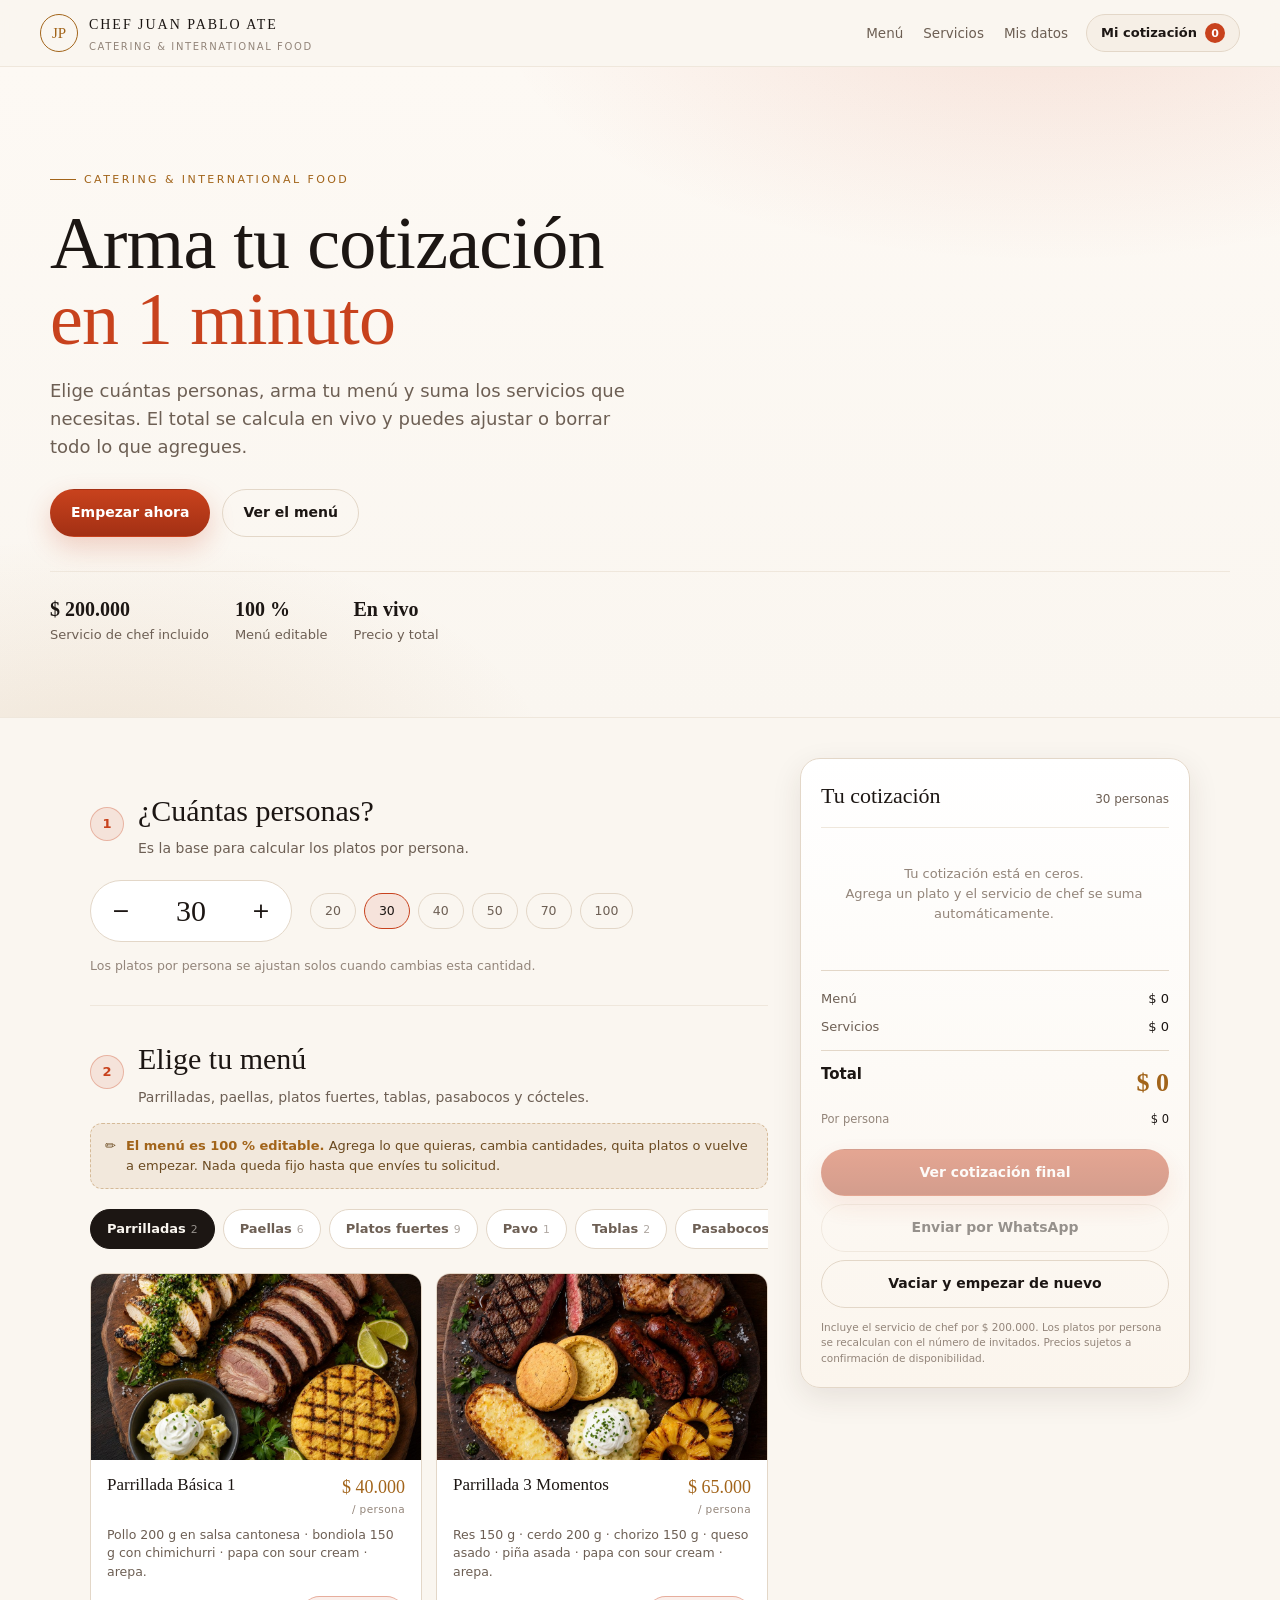
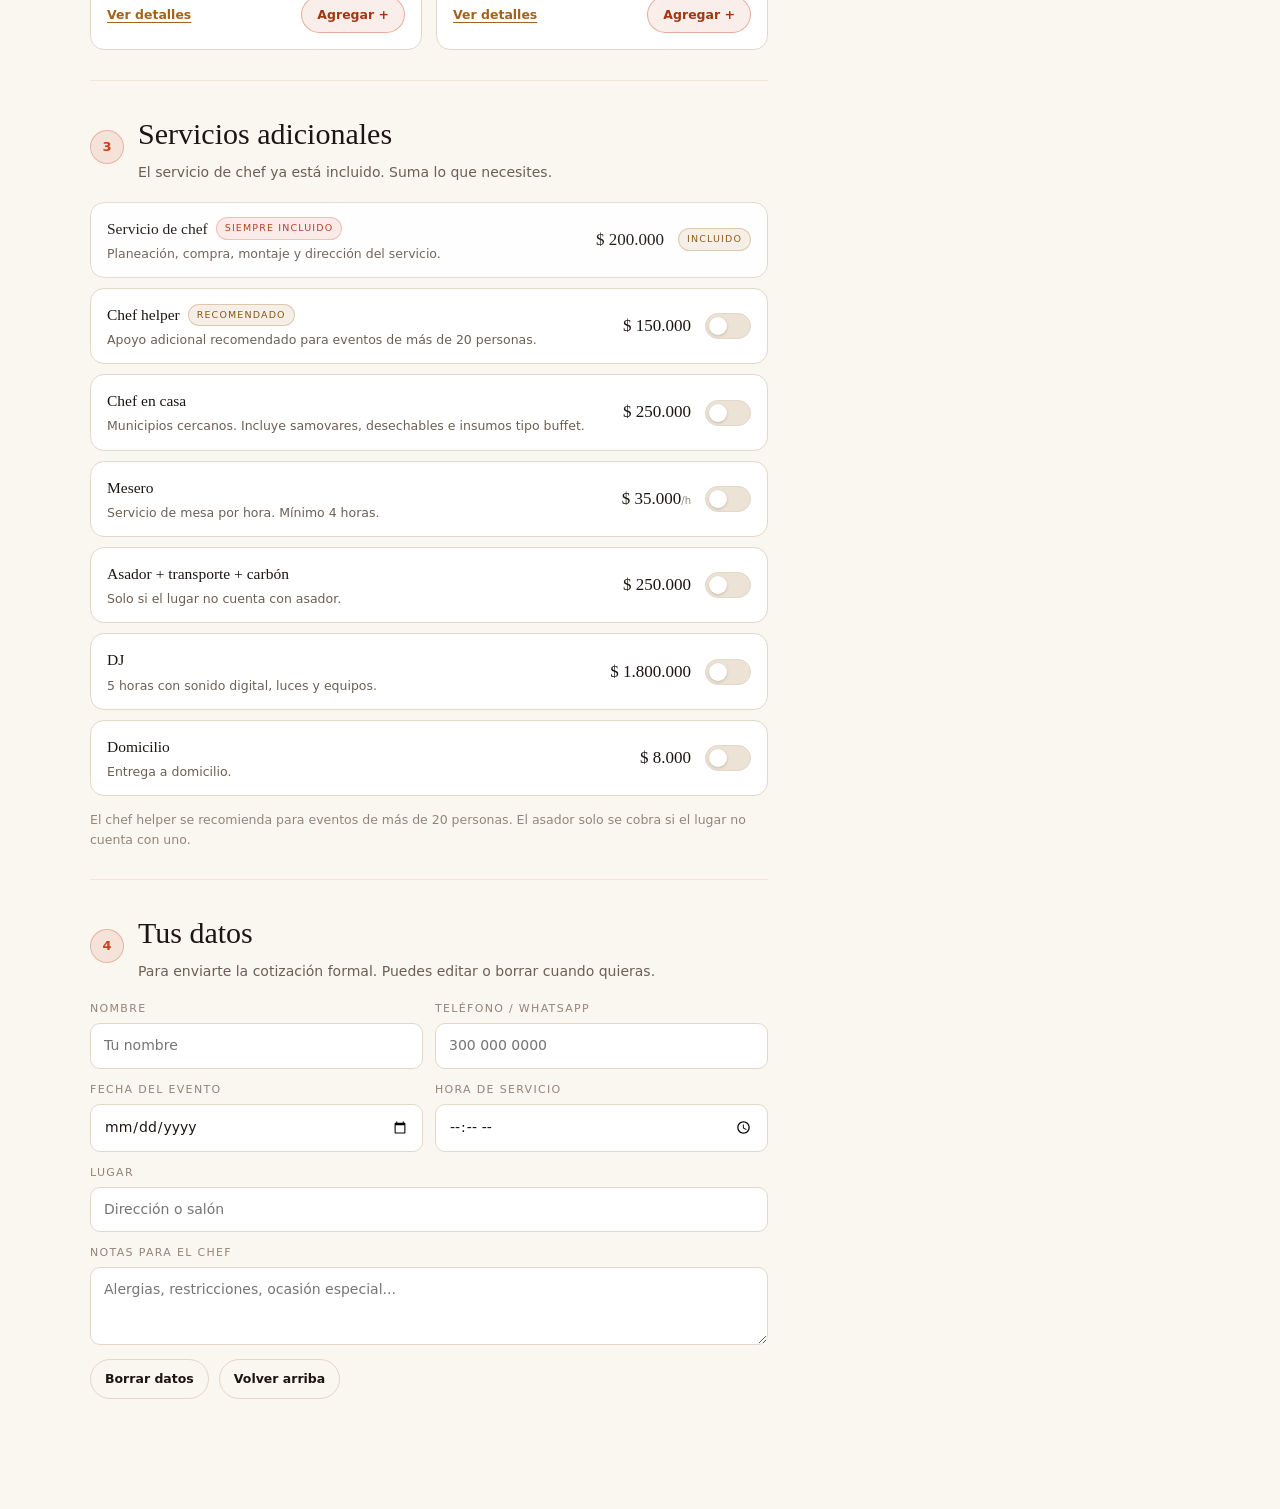
<file: chef/index.html>
<!DOCTYPE html>
<html lang="es">
<head>
<meta charset="utf-8">
<meta name="viewport" content="width=device-width, initial-scale=1">
<title>Arma tu cotización — CHEF JUAN PABLO ATE</title>
<meta name="description" content="Arma tu cotización en 1 minuto: elige cuántas personas, el menú y los servicios. El precio se calcula en vivo.">
<meta name="theme-color" content="#faf6f0">

<meta property="og:type" content="website">
<meta property="og:title" content="Arma tu cotización — CHEF JUAN PABLO ATE">
<meta property="og:description" content="Elige personas, menú y servicios. Tu cotización se calcula en vivo.">

<link rel="stylesheet" href="assets/cotizar.css?v=5">
</head>
<body>

<header class="nav">
  <a class="brand" href="#">
    <span class="brand-mark">JP</span>
    <span>
      <span class="brand-name">Chef Juan Pablo Ate</span>
      <span class="brand-sub">Catering &amp; International Food</span>
    </span>
  </a>

  <nav class="nav-links">
    <a href="#menu">Menú</a>
    <a href="#servicios">Servicios</a>
    <a href="#datos">Mis datos</a>
  </nav>

  <a class="nav-cta" href="#resumen">Mi cotización <span class="nav-count" id="navCount">0</span></a>
</header>

<section class="hero">
  <div class="hero-inner">
    <p class="kicker">Catering &amp; International Food</p>
    <h1>Arma tu cotización <em>en 1 minuto</em></h1>
    <p class="lead">
      Elige cuántas personas, arma tu menú y suma los servicios que necesitas.
      El total se calcula en vivo y puedes ajustar o borrar todo lo que agregues.
    </p>

    <div class="hero-actions">
      <a class="btn btn-primary" href="#personas">Empezar ahora</a>
      <a class="btn btn-ghost" href="#menu">Ver el menú</a>
    </div>

    <ul class="hero-facts">
      <li><strong>$ 200.000</strong> Servicio de chef incluido</li>
      <li><strong>100 %</strong> Menú editable</li>
      <li><strong>En vivo</strong> Precio y total</li>
    </ul>
  </div>
</section>

<main class="layout">

  <div class="builder">

    <!-- ============ PASO 1 ============ -->
    <section class="step" id="personas">
      <div class="step-head">
        <span class="step-num">1</span>
        <div>
          <h2>¿Cuántas personas?</h2>
          <p class="sub">Es la base para calcular los platos por persona.</p>
        </div>
      </div>

      <div class="people-row">
        <div class="people-control">
          <button type="button" data-people-ctrl="-1" aria-label="Quitar una persona">−</button>
          <input type="number" id="peopleInput" value="30" min="1" max="300" inputmode="numeric" aria-label="Número de personas">
          <button type="button" data-people-ctrl="1" aria-label="Agregar una persona">+</button>
        </div>

        <div class="quick">
          <button class="chip" type="button" data-people="20">20</button>
          <button class="chip is-active" type="button" data-people="30">30</button>
          <button class="chip" type="button" data-people="40">40</button>
          <button class="chip" type="button" data-people="50">50</button>
          <button class="chip" type="button" data-people="70">70</button>
          <button class="chip" type="button" data-people="100">100</button>
        </div>
      </div>

      <p class="hint">Los platos por persona se ajustan solos cuando cambias esta cantidad.</p>
    </section>

    <!-- ============ PASO 2 ============ -->
    <section class="step" id="menu">
      <div class="step-head">
        <span class="step-num">2</span>
        <div>
          <h2>Elige tu menú</h2>
          <p class="sub">Parrilladas, paellas, platos fuertes, tablas, pasabocos y cócteles.</p>
        </div>
      </div>

      <div class="note">
        <span aria-hidden="true">✏️</span>
        <div>
          <strong>El menú es 100 % editable.</strong> Agrega lo que quieras, cambia cantidades,
          quita platos o vuelve a empezar. Nada queda fijo hasta que envíes tu solicitud.
        </div>
      </div>

      <div class="tabs" id="tabs" role="tablist" aria-label="Categorías del menú"></div>
      <div class="catalog" id="catalog"></div>
    </section>

    <!-- ============ PASO 3 ============ -->
    <section class="step" id="servicios">
      <div class="step-head">
        <span class="step-num">3</span>
        <div>
          <h2>Servicios adicionales</h2>
          <p class="sub">El servicio de chef ya está incluido. Suma lo que necesites.</p>
        </div>
      </div>

      <div class="services" id="services"></div>

      <p class="hint">
        El chef helper se recomienda para eventos de más de 20 personas.
        El asador solo se cobra si el lugar no cuenta con uno.
      </p>
    </section>

    <!-- ============ PASO 4 ============ -->
    <section class="step" id="datos">
      <div class="step-head">
        <span class="step-num">4</span>
        <div>
          <h2>Tus datos</h2>
          <p class="sub">Para enviarte la cotización formal. Puedes editar o borrar cuando quieras.</p>
        </div>
      </div>

      <div class="form-grid">
        <div class="field">
          <label for="cName">Nombre</label>
          <input id="cName" type="text" placeholder="Tu nombre" autocomplete="name">
        </div>
        <div class="field">
          <label for="cPhone">Teléfono / WhatsApp</label>
          <input id="cPhone" type="tel" placeholder="300 000 0000" autocomplete="tel">
        </div>
        <div class="field">
          <label for="cDate">Fecha del evento</label>
          <input id="cDate" type="date">
        </div>
        <div class="field">
          <label for="cTime">Hora de servicio</label>
          <input id="cTime" type="time">
        </div>
        <div class="field full">
          <label for="cPlace">Lugar</label>
          <input id="cPlace" type="text" placeholder="Dirección o salón">
        </div>
        <div class="field full">
          <label for="cNotes">Notas para el chef</label>
          <textarea id="cNotes" placeholder="Alergias, restricciones, ocasión especial..."></textarea>
        </div>
      </div>

      <div class="form-actions">
        <button class="btn btn-ghost btn-sm" type="button" data-act="clearForm">Borrar datos</button>
        <a class="btn btn-ghost btn-sm" href="#personas">Volver arriba</a>
      </div>
    </section>

  </div>

  <!-- ============ RESUMEN ============ -->
  <aside class="summary" id="resumen">
    <div class="print-head" id="printHead"></div>

    <div class="summary-head">
      <h2>Tu cotización</h2>
      <span id="summaryPeople">30 personas</span>
    </div>

    <ul class="cart" id="cart"></ul>

    <div class="totals">
      <div><span>Menú</span><span id="sumMenu">$ 0</span></div>
      <div><span>Servicios</span><span id="sumServices">$ 0</span></div>
      <div class="grand"><span>Total</span><span id="sumTotal">$ 0</span></div>
      <div class="per"><span>Por persona</span><span id="sumPer">$ 0</span></div>
    </div>

    <div class="summary-actions">
      <button class="btn btn-primary btn-block" type="button" data-act="final">Ver cotización final</button>
      <button class="btn btn-ghost btn-block" type="button" data-act="whatsapp">Enviar por WhatsApp</button>
      <button class="btn btn-ghost btn-block" type="button" data-act="clearCart">Vaciar y empezar de nuevo</button>
    </div>

    <p class="fine">
      Incluye el servicio de chef por $ 200.000. Los platos por persona se recalculan con el
      número de invitados. Precios sujetos a confirmación de disponibilidad.
    </p>
  </aside>

</main>

<div class="mobile-bar">
  <div>
    <span class="mb-label">Total</span>
    <span class="mb-total" id="mbTotal">$ 0</span>
    <span class="mb-label" id="mbCount">0 platos</span>
  </div>
  <a class="btn btn-primary btn-sm" href="#resumen">Ver resumen</a>
</div>

<!-- ============ DETALLE ============ -->
<dialog id="detailDialog" aria-labelledby="dlgTitle">
  <div class="dlg-head">
    <h3 id="dlgTitle">Detalle</h3>
    <button class="dlg-close" type="button" data-act="closeDialog" aria-label="Cerrar">✕</button>
  </div>
  <div class="dlg-body">
    <img class="dlg-media" id="dlgImg" alt="" loading="lazy">
    <p class="dlg-price" id="dlgPrice">$ 0</p>
    <p id="dlgDesc"></p>
    <ul id="dlgDetails"></ul>
    <div class="summary-actions" style="margin-top:18px;">
      <button class="btn btn-primary btn-block" type="button" id="dlgAdd">Agregar a mi cotización</button>
    </div>
  </div>
</dialog>

<script src="assets/cotizar.js?v=5"></script>
</body>
</html>
</file>
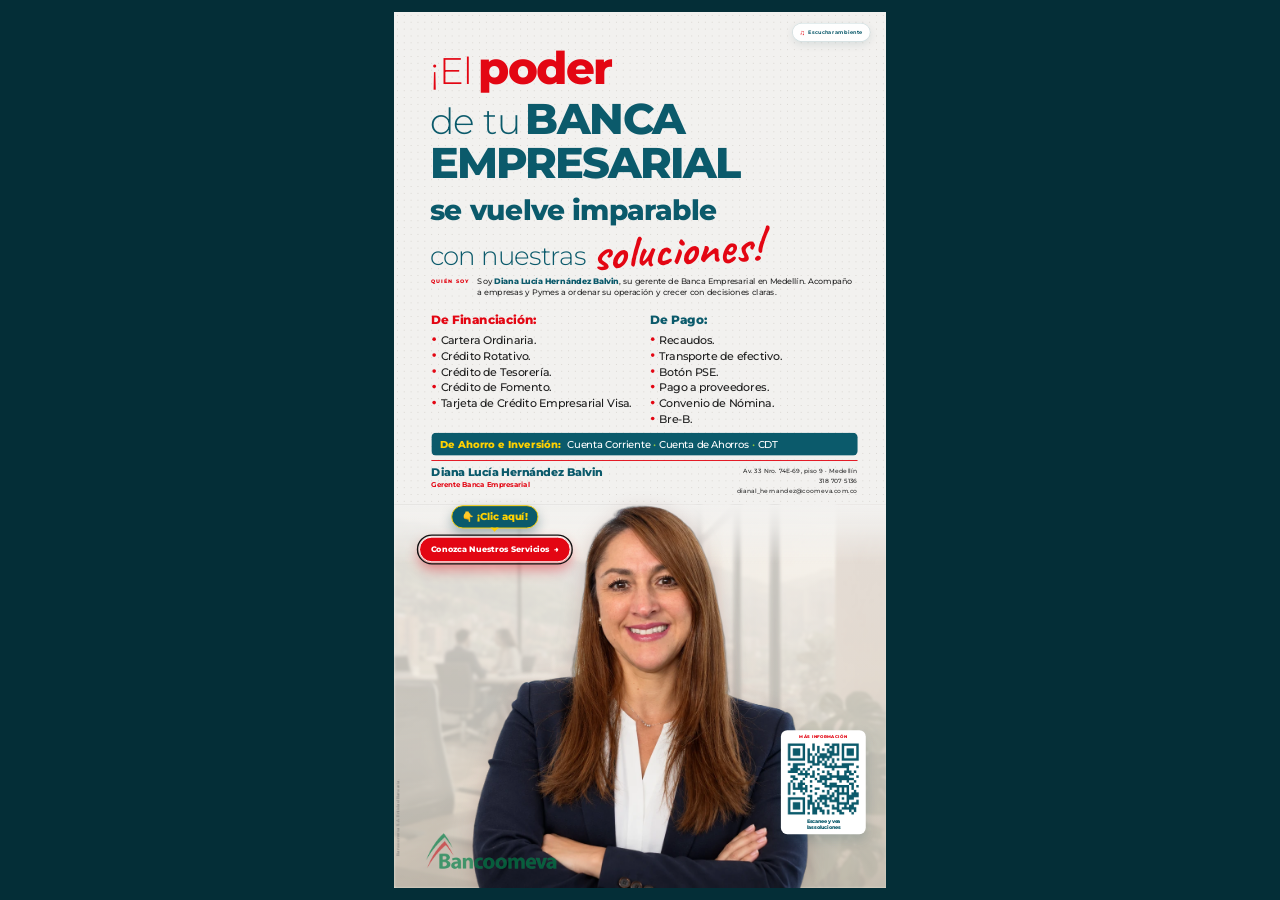
<file: pauta.html>
<!DOCTYPE html>
<html lang="es">
<head>
<meta charset="UTF-8">
<title>Pauta Banca Empresarial — réplica corporativa</title>
<link rel="preconnect" href="https://fonts.googleapis.com">
<link rel="preconnect" href="https://fonts.gstatic.com" crossorigin>
<link href="https://fonts.googleapis.com/css2?family=Montserrat:wght@300;400;500;700;800&family=Caveat:wght@600;700&display=swap" rel="stylesheet">
<script src="assets/ambiente.js" defer></script>
<style>
  * { margin:0; padding:0; box-sizing:border-box; }
  html, body { width:100%; min-height:100%; background:#042E37; }
  body { display:flex; align-items:flex-start; justify-content:center; padding:12px; }
  #holder { overflow:hidden; }
  .canvas { transform-origin: top left; box-shadow:0 30px 80px rgba(0,0,0,.4); }
  .canvas {
    position:relative; width:1080px; height:1920px; overflow:hidden;
    background-color:#F2F1EF;
    background-image:radial-gradient(circle, #DAD7D2 1.1px, transparent 1.2px);
    background-size:15px 15px;
    font-family:'Montserrat', Arial, sans-serif;
  }

  /* Trazo rojo decorativo */
  .brush { display:none; }

  .stage-fade {
    position:absolute; left:0; right:0; top:-1px; height:130px;
    background:linear-gradient(180deg, #F2F1EF 0%, rgba(242,241,239,0.75) 35%, rgba(242,241,239,0) 100%);
  }

  .head { position:absolute; top:62px; left:78px; right:60px; }
  .head .row { display:flex; align-items:baseline; flex-wrap:wrap; }
  .el { font-weight:300; font-size:82px; color:#E30613; letter-spacing:-1px; }
  .poder { font-weight:800; font-size:98px; color:#E30613; letter-spacing:-3px; margin-left:12px; }
  .detu { font-weight:300; font-size:78px; color:#0B5A6B; letter-spacing:-1px; }
  .banca { font-weight:800; font-size:94px; color:#0B5A6B; letter-spacing:-3px; margin-left:12px; }
  .empresarial { font-weight:800; font-size:94px; color:#0B5A6B; letter-spacing:-4px; line-height:.98; margin-top:-6px; }
  .imparable { font-weight:800; font-size:62px; color:#0B5A6B; letter-spacing:-1.5px; margin-top:18px; }
  .row5 { display:flex; align-items:baseline; margin-top:8px; }
  .connuestras { font-weight:300; font-size:56px; color:#0B5A6B; letter-spacing:-1px; }
  .script { font-family:'Caveat', cursive; font-weight:700; font-size:104px; color:#E30613; line-height:.8; margin-left:14px; transform:rotate(-3deg); }

  /* Columnas */
  .cols { position:absolute; top:658px; left:82px; right:64px; display:flex; gap:24px; }
  .col { width:50%; }
  .col h3 { font-size:27px; font-weight:800; letter-spacing:-0.4px; margin-bottom:11px; }
  .col h3.red { color:#E30613; }
  .col h3.teal { color:#0B5A6B; }
  .col ul { list-style:none; }
  .col li {
    position:relative; padding-left:20px; font-size:24px; line-height:1.45;
    color:#1F1F1F; font-weight:500; letter-spacing:-0.3px;
  }
  .col li::before {
    content:''; position:absolute; left:2px; top:11px; width:8px; height:8px;
    border-radius:50%; background:#E30613;
  }

  .ahorro {
    position:absolute; top:922px; left:82px; right:64px;
    background:#0B5A6B; border-radius:10px; padding:11px 18px;
    display:flex; align-items:center; gap:14px; flex-wrap:wrap;
  }
  .a-title { color:#FFD100; font-size:23px; font-weight:800; letter-spacing:-0.4px; }
  .a-items { color:#FFFFFF; font-size:21px; font-weight:500; letter-spacing:-0.2px; }
  .a-items span { color:#8DC63F; margin:0 6px; }

  .contact {
    position:absolute; left:82px; right:64px; top:982px;
    border-top:2px solid #E30613; padding-top:12px;
    display:flex; justify-content:space-between; align-items:flex-start; gap:20px;
  }
  .c-name { font-size:25px; font-weight:800; color:#0B5A6B; letter-spacing:-0.8px; line-height:1.1; }
  .c-role { font-size:15px; font-weight:700; color:#E30613; margin-top:3px; letter-spacing:0.2px; }
  .c-data { text-align:right; font-size:14px; line-height:1.55; color:#2A2A2A; font-weight:500; }
  .c-data b { color:#0B5A6B; font-weight:700; }
  .cta-wrap { position:absolute; left:55px; top:1150px; z-index:7; }
  .cta-btn { position:relative; display:inline-flex; align-items:center; gap:9px; background:#E30613; color:#fff; text-decoration:none; font-weight:800; font-size:18px; letter-spacing:-0.2px; padding:15px 23px; border:2px solid #fff; border-radius:100px; box-shadow:0 14px 30px rgba(227,6,19,.46); animation:ctaFloat 2.6s ease-in-out infinite; }
  .cta-hint {
    position:absolute; left:50%; bottom:calc(100% + 18px); transform:translateX(-50%);
    display:inline-flex; align-items:center; gap:7px; white-space:nowrap;
    background:#0B5A6B; color:#FFFFFF; font:800 21px/1 'Montserrat',Arial,sans-serif;
    padding:13px 22px; border:2px solid #FFD100; border-radius:100px;
    box-shadow:0 12px 26px rgba(6,59,70,.34); pointer-events:none;
    animation:hintBob 1.9s ease-in-out infinite;
  }
  .cta-hint::after {
    content:""; position:absolute; left:50%; top:100%; margin-left:-9px;
    border:9px solid transparent; border-top-color:#FFD100;
  }
  .cta-hint::before {
    content:""; position:absolute; left:50%; top:100%; margin-left:-6px; margin-top:-3px;
    border:6px solid transparent; border-top-color:#0B5A6B;
  }
  .cta-hint b { color:#FFD100; font-weight:800; }
  @keyframes hintBob { 0%,100% { transform:translateX(-50%) translateY(0); } 50% { transform:translateX(-50%) translateY(-6px); } }
  @media (prefers-reduced-motion: reduce) { .cta-hint { animation:none; } }
  .cta-btn::after { content:""; position:absolute; inset:-7px; border:3px solid #111; border-radius:inherit; pointer-events:none; opacity:1; animation:ctaRingBlink 1.25s steps(1,end) infinite; }
  .cta-btn:hover { transform:translateY(-3px); box-shadow:0 16px 34px rgba(227,6,19,.48); }
  @keyframes ctaFloat { 0%,100% { transform:translateY(0) scale(1); box-shadow:0 12px 26px rgba(227,6,19,.36); } 50% { transform:translateY(-7px) scale(1.025); box-shadow:0 18px 34px rgba(227,6,19,.52); } }
  @keyframes ctaRingBlink { 0%,45% { opacity:1; } 46%,100% { opacity:0; } }
  @media (prefers-reduced-motion: reduce) { .cta-btn { animation:none; } .cta-btn::after { animation:none; opacity:1; } }
  .qr-card { position:absolute; right:46px; bottom:118px; width:186px; background:#fff; border-radius:14px; padding:10px 10px 9px; box-shadow:0 12px 26px rgba(6,59,70,.18); display:flex; flex-direction:column; align-items:center; gap:5px; z-index:6; }
  .qr-card img { width:166px; height:166px; display:block; }
  .qr-card small { font-size:8px; line-height:9px; color:#E30613; font-weight:800; letter-spacing:1.4px; text-transform:uppercase; }
  .qr-card span { font-size:10px; line-height:12px; color:#0B5A6B; font-weight:800; text-align:center; }
  .sound-control { position:absolute; top:24px; right:36px; z-index:12; display:inline-flex; align-items:center; gap:7px; padding:10px 15px; border:1px solid rgba(11,90,107,.22); border-radius:100px; background:rgba(255,255,255,.92); color:#0B5A6B; font:700 12px 'Montserrat',Arial,sans-serif; box-shadow:0 6px 18px rgba(6,59,70,.10); cursor:pointer; }
  .sound-control .sound-icon { color:#E30613; font-size:16px; }
  .sound-control[aria-pressed="true"] { background:#0B5A6B; color:#fff; }
  .sound-control[aria-pressed="true"] .sound-icon { color:#FFD100; }

  .bio { position:absolute; top:580px; left:82px; right:64px; display:flex; align-items:flex-start; gap:18px; }
  .bio-label { flex:0 0 auto; font-size:11px; font-weight:800; letter-spacing:2px; text-transform:uppercase; color:#E30613; padding-top:3px; }
  .bio p { font-size:17px; line-height:23px; color:#2A2A2A; font-weight:500; max-width:860px; }
  .bio b { color:#0B5A6B; font-weight:800; }

  /* Escenario inferior */
  .stage {
    position:absolute; left:0; right:0; bottom:0; height:840px; overflow:hidden;
  }
  .stage-bg {
    position:absolute; inset:0;
    background:linear-gradient(180deg,#F8F5EF 0%,#F2EEE5 55%,#E9E3D5 100%);
  }
  .stage-photo {
    position:absolute; inset:0; width:100%; height:100%; object-fit:cover;
    opacity:.22; mix-blend-mode:multiply; filter:blur(2px) saturate(.45);
  }
  .stage-shape {
    position:absolute; right:-160px; top:-80px; width:520px; height:980px;
    display:none;
  }
  .arrow { display:none; }

  .diana {
    position:absolute; bottom:0; left:110px; width:860px; height:840px;
    display:flex; align-items:flex-end; justify-content:flex-start;
  }
  .diana img { width:100%; height:100%; object-fit:contain; object-position:50% 100%; filter:drop-shadow(0 10px 22px rgba(80,0,0,.18)); }

  /* Logos */
  .logo-be { position:absolute; left:70px; bottom:42px; width:286px; }
  .coomeva { position:absolute; right:58px; bottom:46px; display:flex; align-items:center; gap:12px; color:#E30613; text-align:right; }
  .c-word { font-weight:800; font-size:48px; letter-spacing:-1.8px; line-height:1; }
  .c-tag { font-size:15px; font-weight:600; margin-top:4px; letter-spacing:.2px; color:#0B5A6B; }
  .c-tag em { font-family:'Caveat', cursive; font-style:normal; font-size:22px; }

  .legal {
    position:absolute; left:14px; bottom:70px; transform:rotate(-90deg); transform-origin:left bottom;
    font-size:9px; color:#6B6B6B; letter-spacing:.3px; white-space:nowrap;
  }
</style>
</head>
<body>
<div id="holder"><div class="canvas" id="canvas">

  <button class="sound-control" id="pautaSoundControl" type="button" aria-pressed="false" aria-label="Activar sonido ambiente; no se reproduce automáticamente">
    <span class="sound-icon" aria-hidden="true">♫</span><span class="sound-label">Escuchar ambiente</span>
  </button>

  <svg class="brush" viewBox="0 0 260 520" fill="none">
    <path d="M250 10C180 90 150 190 168 300c10 62 38 118 76 168" stroke="#E30613" stroke-width="26" stroke-linecap="round"/>
    <path d="M232 60C186 128 170 206 184 290" stroke="#E30613" stroke-width="12" stroke-linecap="round"/>
  </svg>

  <div class="head">
    <div class="row">
      <span class="el">¡El</span><span class="poder">poder</span>
    </div>
    <div class="row" style="margin-top:-6px;">
      <span class="detu">de tu</span><span class="banca">BANCA</span>
    </div>
    <div class="empresarial">EMPRESARIAL</div>
    <div class="imparable">se vuelve imparable</div>
    <div class="row5">
      <span class="connuestras">con nuestras</span><span class="script">soluciones!</span>
    </div>
  </div>

  <div class="bio">
    <span class="bio-label">Quién soy</span>
    <p>Soy <b>Diana Lucía Hernández Balvin</b>, su gerente de Banca Empresarial en Medellín. Acompaño a empresas y Pymes a ordenar su operación y crecer con decisiones claras.</p>
  </div>

  <div class="cols">
    <div class="col">
      <h3 class="red">De Financiación:</h3>
      <ul>
        <li>Cartera Ordinaria.</li>
        <li>Crédito Rotativo.</li>
        <li>Crédito de Tesorería.</li>
        <li>Crédito de Fomento.</li>
        <li>Tarjeta de Crédito Empresarial Visa.</li>
      </ul>
    </div>
    <div class="col">
      <h3 class="teal">De Pago:</h3>
      <ul>
        <li>Recaudos.</li>
        <li>Transporte de efectivo.</li>
        <li>Botón PSE.</li>
        <li>Pago a proveedores.</li>
        <li>Convenio de Nómina.</li>
        <li>Bre-B.</li>
      </ul>
    </div>
  </div>

  <div class="ahorro">
    <span class="a-title">De Ahorro e Inversión:</span>
    <span class="a-items">Cuenta Corriente<span>•</span>Cuenta de Ahorros<span>•</span>CDT</span>
  </div>

  <div class="contact">
    <div>
      <div class="c-name">Diana Lucía Hernández Balvin</div>
      <div class="c-role">Gerente Banca Empresarial</div>
    </div>
    <div class="c-data">
      Av. 33 Nro. 74E-69, piso 9 · Medellín<br>
      318 707 5136<br>
      dianal_hernandez@coomeva.com.co
    </div>
  </div>

  <div class="stage">
    <div class="stage-bg"></div>
    <img class="stage-photo" src="[data-uri]" alt="" onerror="this.style.display='none'">
    <div class="stage-shape"></div>
    <div class="stage-fade"></div>
    <svg class="arrow" viewBox="0 0 210 110" fill="none">
      <path d="M8 80C60 34 130 26 196 58" stroke="#fff" stroke-width="10" stroke-linecap="round"/>
      <path d="M160 36l38 22-30 30" stroke="#fff" stroke-width="10" stroke-linecap="round" stroke-linejoin="round"/>
    </svg>
  </div>

  <div class="diana">
    <img src="[data-uri]" alt="Diana Lucía Hernández Balvin">
  </div>

  <div class="cta-wrap">
    <span class="cta-hint" aria-hidden="true">👇 <b>¡Clic aquí!</b></span>
    <a class="cta-btn" href="index.html">Conozca Nuestros Servicios <span aria-hidden="true">&#8594;</span></a>
  </div>

  <div class="qr-card">
    <small>Más información</small>
    <img src="[data-uri]" alt="QR para ver las soluciones">
    <span>Escanee y vea<br>las soluciones</span>
  </div>

  <img class="logo-be" src="[data-uri]" alt="Bancoomeva">


  <div class="legal">Bancoomeva S.A. Entidad Bancaria.</div>

</div></div>
<script>
  function fitPauta(){
    const s = Math.min((window.innerWidth - 24) / 1080, (window.innerHeight - 24) / 1920);
    const c = document.getElementById("canvas");
    const h = document.getElementById("holder");
    c.style.transform = "scale(" + s + ")";
    h.style.width = (1080 * s) + "px";
    h.style.height = (1920 * s) + "px";
  }
  window.addEventListener("resize", fitPauta);
  window.addEventListener("load", fitPauta);
  fitPauta();
  const soundButton = document.getElementById("pautaSoundControl");
  let ambientAudio = null;
  soundButton?.addEventListener("click", async () => {
    if (!ambientAudio) { ambientAudio = new Audio(window.BANCOOMEVA_AMBIENT_AUDIO || "assets/ambiente-corporativo.mp3"); ambientAudio.loop = true; ambientAudio.volume = 0.22; }
    if (ambientAudio.paused) { try { await ambientAudio.play(); soundButton.setAttribute("aria-pressed","true"); soundButton.querySelector(".sound-label").textContent="Pausar ambiente"; } catch { soundButton.querySelector(".sound-label").textContent="No se pudo reproducir"; } }
    else { ambientAudio.pause(); soundButton.setAttribute("aria-pressed","false"); soundButton.querySelector(".sound-label").textContent="Escuchar ambiente"; }
  });
</script>
</body>
</html>
</file>
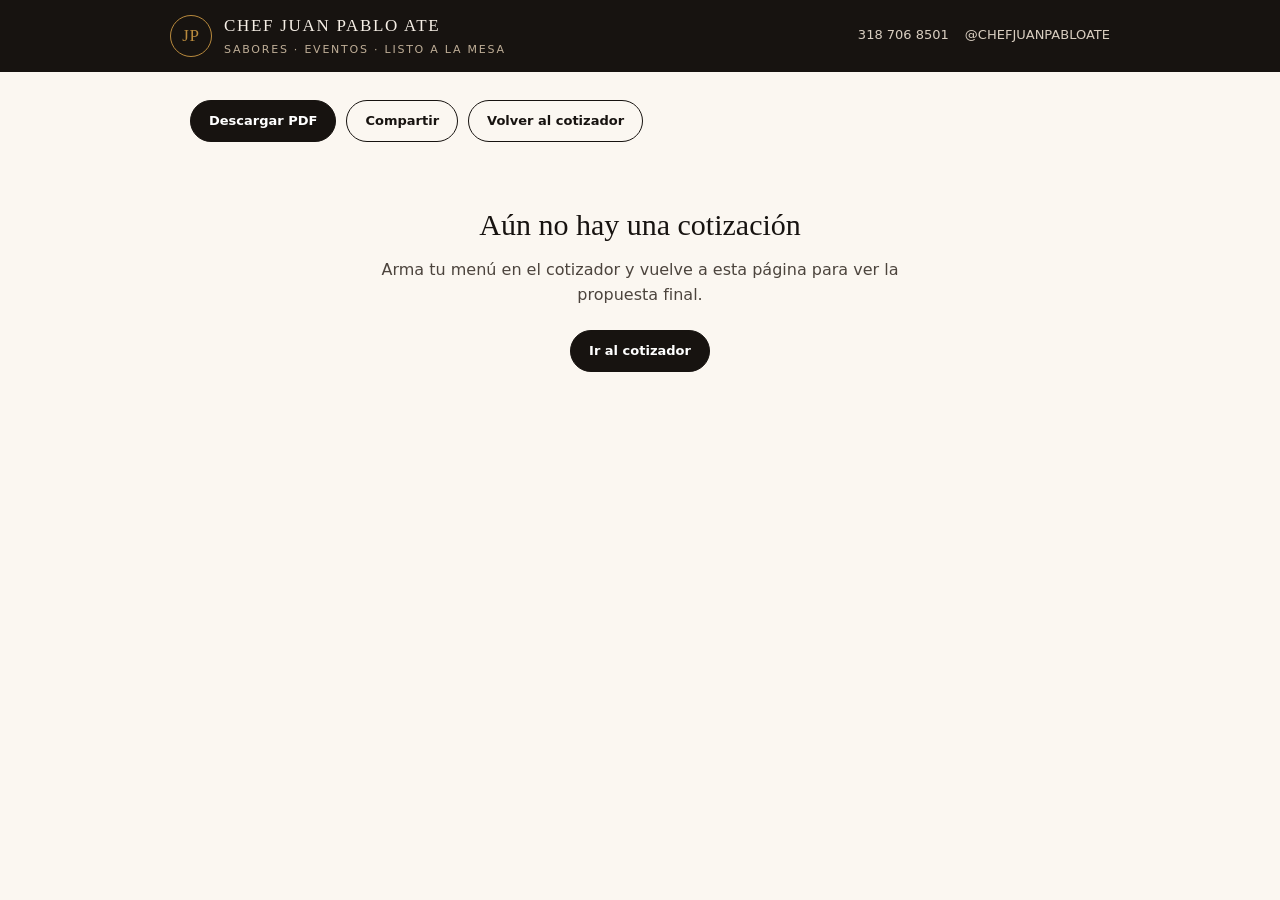
<file: chef/cotizacion-final.html>
<!DOCTYPE html>
<html lang="es">
<head>
<meta charset="utf-8">
<meta name="viewport" content="width=device-width, initial-scale=1">
<title>Cotización final — CHEF JUAN PABLO ATE</title>
<meta name="description" content="Cotización final de Chef Juan Pablo Atehortúa.">
<meta name="robots" content="noindex, nofollow">
<meta name="theme-color" content="#faf6f0">

<link rel="stylesheet" href="assets/quote.css">
<link rel="stylesheet" href="assets/final.css">
</head>
<body>

<header class="topbar">
  <div class="topbar-inner">
    <a class="brand-lockup" href="cotizar.html">
      <div class="logo-mark">JP</div>
      <div>
        <span class="brand-name">Chef Juan Pablo Ate</span>
        <span class="brand-sub">Sabores · Eventos · Listo a la Mesa</span>
      </div>
    </a>
    <div class="topbar-contact">
      <a href="tel:+573187068501">318 706 8501</a>
      <a href="https://instagram.com/CHEFJUANPABLOATE" target="_blank" rel="noopener">@CHEFJUANPABLOATE</a>
    </div>
  </div>
</header>

<main class="sheet">
  <div class="doc-actions no-print">
    <button class="btn" type="button" id="btnPrint">Descargar PDF</button>
    <button class="btn ghost" type="button" id="btnShare">Compartir</button>
    <a class="btn ghost" href="cotizar.html">Volver al cotizador</a>
  </div>

  <div id="doc"></div>
</main>

<script src="assets/final.js"></script>
</body>
</html>
</file>
<file: chef/assets/cotizar.css>
/* ============================================================
   CHEF JUAN PABLO ATE — Landing "Arma tu cotización"
   Tema oscuro, alto contraste, orientado a la acción.
   ============================================================ */

:root {
  --bg: #faf6f0;
  --bg-2: #f3ece2;
  --surface: #ffffff;
  --surface-2: #f6efe6;
  --surface-3: #ece2d5;
  --line: #e3d7c8;
  --line-soft: #efe7dc;

  --text: #1c1613;
  --muted: #6d5f54;
  --muted-2: #93857a;

  --ember: #c8421d;
  --ember-2: #a33014;
  --ember-soft: rgba(200, 66, 29, .10);
  --gold: #a2641a;
  --green: #2f7d5b;

  --serif: Georgia, "Times New Roman", serif;
  --sans: system-ui, -apple-system, "Segoe UI", Roboto, Helvetica, Arial, sans-serif;

  --radius: 16px;
  --shadow: 0 10px 30px rgba(60, 40, 25, .10);
}

* { box-sizing: border-box; }

html { scroll-behavior: smooth; }

body {
  margin: 0;
  background: var(--bg);
  color: var(--text);
  font-family: var(--sans);
  font-size: 16px;
  line-height: 1.55;
  -webkit-font-smoothing: antialiased;
}

h1, h2, h3 { font-family: var(--serif); font-weight: 400; margin: 0; }

a { color: inherit; }

img { max-width: 100%; display: block; }

button, input, textarea, select { font: inherit; }

/* ---------- Barra superior ---------- */

.nav {
  position: sticky;
  top: 0;
  z-index: 40;
  display: flex;
  align-items: center;
  gap: 18px;
  padding: 12px clamp(16px, 4vw, 40px);
  background: rgba(250, 246, 240, .88);
  backdrop-filter: blur(14px);
  border-bottom: 1px solid var(--line-soft);
}

.brand {
  display: flex;
  align-items: center;
  gap: 11px;
  text-decoration: none;
  color: var(--text);
}

.brand-mark {
  width: 38px;
  height: 38px;
  border-radius: 50%;
  border: 1.5px solid var(--gold);
  display: grid;
  place-items: center;
  font-family: var(--serif);
  font-size: 15px;
  color: var(--gold);
  flex: 0 0 auto;
}

.brand-name {
  font-family: var(--serif);
  font-size: 14px;
  letter-spacing: .14em;
  text-transform: uppercase;
  line-height: 1.1;
}

.brand-sub {
  display: block;
  font-size: 10px;
  letter-spacing: .16em;
  text-transform: uppercase;
  color: var(--muted-2);
  margin-top: 2px;
}

.nav-links { display: flex; gap: 20px; margin-left: auto; }
.nav-links a {
  text-decoration: none;
  color: var(--muted);
  font-size: 13.5px;
}
.nav-links a:hover { color: var(--text); }

.nav-cta {
  display: inline-flex;
  align-items: center;
  gap: 8px;
  background: var(--surface-2);
  border: 1px solid var(--line);
  color: var(--text);
  text-decoration: none;
  font-size: 13px;
  font-weight: 600;
  padding: 8px 14px;
  border-radius: 999px;
}

.nav-cta:hover { border-color: var(--ember); }

.nav-count {
  min-width: 20px;
  height: 20px;
  padding: 0 6px;
  border-radius: 999px;
  background: var(--ember);
  color: #fff;
  font-size: 11px;
  font-weight: 700;
  display: grid;
  place-items: center;
}

/* ---------- Hero ---------- */

.hero {
  position: relative;
  overflow: hidden;
  padding: clamp(46px, 8vw, 96px) clamp(16px, 4vw, 40px) clamp(40px, 6vw, 72px);
  background:
    radial-gradient(900px 420px at 82% -10%, rgba(200, 66, 29, .13), transparent 62%),
    radial-gradient(700px 380px at 8% 110%, rgba(162, 100, 26, .12), transparent 65%),
    linear-gradient(180deg, #fdf9f4, var(--bg));
  border-bottom: 1px solid var(--line-soft);
}

.hero-inner { max-width: 1180px; margin: 0 auto; }

.kicker {
  display: inline-flex;
  align-items: center;
  gap: 8px;
  font-size: 11px;
  letter-spacing: .22em;
  text-transform: uppercase;
  color: var(--gold);
  margin: 0 0 18px;
}

.kicker::before {
  content: "";
  width: 26px;
  height: 1px;
  background: var(--gold);
}

.hero h1 {
  font-size: clamp(38px, 6.4vw, 74px);
  line-height: 1.02;
  letter-spacing: -.01em;
  max-width: 15ch;
}

.hero h1 em {
  font-style: normal;
  color: var(--ember);
}

.hero .lead {
  color: var(--muted);
  font-size: clamp(15px, 1.5vw, 18px);
  max-width: 52ch;
  margin: 20px 0 28px;
}

.hero-actions { display: flex; gap: 12px; flex-wrap: wrap; }

.hero-facts {
  display: flex;
  gap: 26px;
  flex-wrap: wrap;
  list-style: none;
  padding: 0;
  margin: 34px 0 0;
  border-top: 1px solid var(--line-soft);
  padding-top: 22px;
}

.hero-facts li { font-size: 13px; color: var(--muted); }
.hero-facts strong { display: block; font-family: var(--serif); font-size: 20px; color: var(--text); }

/* ---------- Botones ---------- */

.btn {
  --btn-bg: var(--surface-2);
  display: inline-flex;
  align-items: center;
  justify-content: center;
  gap: 8px;
  border: 1px solid var(--line);
  background: var(--btn-bg);
  color: var(--text);
  font-size: 14px;
  font-weight: 600;
  padding: 12px 20px;
  border-radius: 999px;
  cursor: pointer;
  text-decoration: none;
  transition: transform .15s ease, background .15s ease, border-color .15s ease, box-shadow .15s ease;
}

.btn:hover { transform: translateY(-1px); }

.btn-primary {
  background: linear-gradient(180deg, var(--ember), var(--ember-2));
  border-color: transparent;
  color: #fff;
  box-shadow: 0 10px 26px rgba(200, 66, 29, .22);
}

.btn-primary:hover {
  box-shadow: 0 14px 34px rgba(200, 66, 29, .32);
  background: linear-gradient(180deg, #d8562e, var(--ember-2));
}

.btn-ghost { background: transparent; }

.btn-ghost:hover { border-color: var(--gold); color: var(--gold); }

.btn-sm { padding: 9px 14px; font-size: 12.5px; }

.btn-block { width: 100%; }

.btn:disabled { opacity: .45; cursor: not-allowed; transform: none; }

.link-btn {
  background: none;
  border: 0;
  padding: 0;
  color: var(--gold);
  font-size: 12.5px;
  font-weight: 600;
  cursor: pointer;
  text-decoration: underline;
  text-underline-offset: 3px;
}

/* ---------- Layout ---------- */

.layout {
  max-width: 1180px;
  margin: 0 auto;
  padding: 0 clamp(16px, 4vw, 40px) 80px;
  display: grid;
  grid-template-columns: minmax(0, 1fr) 390px;
  gap: 32px;
  align-items: start;
}

.builder { min-width: 0; padding-top: 40px; }

.step { padding: 30px 0; border-bottom: 1px solid var(--line-soft); }
.step:last-child { border-bottom: 0; }

.step-head { display: flex; align-items: center; gap: 14px; margin-bottom: 8px; }

.step-num {
  width: 34px;
  height: 34px;
  flex: 0 0 auto;
  border-radius: 50%;
  display: grid;
  place-items: center;
  font-size: 13px;
  font-weight: 700;
  color: var(--ember);
  background: var(--ember-soft);
  border: 1px solid rgba(200, 66, 29, .30);
}

.step h2 { font-size: clamp(22px, 2.6vw, 30px); }

.step .sub { color: var(--muted); font-size: 14px; margin: 4px 0 0; }

/* ---------- Personas ---------- */

.people-row { display: flex; align-items: center; gap: 18px; flex-wrap: wrap; margin-top: 20px; }

.people-control {
  display: inline-flex;
  align-items: center;
  background: var(--surface);
  border: 1px solid var(--line);
  border-radius: 999px;
  padding: 6px;
}

.people-control button {
  width: 48px;
  height: 48px;
  border-radius: 50%;
  border: 0;
  background: transparent;
  color: var(--text);
  font-size: 22px;
  line-height: 1;
  cursor: pointer;
}

.people-control button:hover { background: var(--surface-2); color: var(--ember); }

.people-control input {
  width: 92px;
  border: 0;
  background: transparent;
  color: var(--text);
  text-align: center;
  font-family: var(--serif);
  font-size: 30px;
  padding: 0;
  -moz-appearance: textfield;
  appearance: textfield;
}

.people-control input:focus { outline: none; }

.people-control input::-webkit-outer-spin-button,
.people-control input::-webkit-inner-spin-button { appearance: none; margin: 0; }

.quick { display: flex; gap: 8px; flex-wrap: wrap; }

.chip {
  border: 1px solid var(--line);
  background: transparent;
  color: var(--muted);
  border-radius: 999px;
  padding: 7px 14px;
  font-size: 12.5px;
  cursor: pointer;
}

.chip:hover { border-color: var(--ember); color: var(--text); }

.chip.is-active {
  background: var(--ember-soft);
  border-color: var(--ember);
  color: var(--text);
}

.hint { color: var(--muted-2); font-size: 12.5px; margin: 14px 0 0; }

/* ---------- Aviso editable ---------- */

.note {
  display: flex;
  gap: 10px;
  align-items: flex-start;
  background: rgba(162, 100, 26, .09);
  border: 1px dashed rgba(162, 100, 26, .35);
  border-radius: 12px;
  padding: 12px 14px;
  font-size: 13px;
  color: #6b4a20;
  margin: 14px 0 20px;
}

.note strong { color: var(--gold); }

/* ---------- Tabs ---------- */

.tabs {
  display: flex;
  gap: 8px;
  overflow-x: auto;
  padding-bottom: 6px;
  margin-bottom: 18px;
  scrollbar-width: none;
}

.tabs::-webkit-scrollbar { display: none; }

.tab {
  flex: 0 0 auto;
  border: 1px solid var(--line);
  background: var(--surface);
  color: var(--muted);
  padding: 9px 16px;
  border-radius: 999px;
  font-size: 13px;
  font-weight: 600;
  cursor: pointer;
  white-space: nowrap;
}

.tab:hover { color: var(--text); border-color: var(--line); }

.tab.is-active {
  background: var(--text);
  color: var(--bg);
  border-color: var(--text);
}

.tab small { opacity: .55; margin-left: 5px; font-weight: 400; }

/* ---------- Catálogo ---------- */

.catalog {
  display: grid;
  grid-template-columns: repeat(auto-fill, minmax(268px, 1fr));
  gap: 14px;
}

.item {
  display: flex;
  flex-direction: column;
  overflow: hidden;
  background: var(--surface);
  border: 1px solid var(--line);
  border-radius: 14px;
  padding: 0;
  transition: border-color .15s ease, transform .15s ease;
}

.item-media {
  display: block;
  width: 100%;
  aspect-ratio: 16 / 9;
  object-fit: cover;
  background: var(--line-soft);
}

.item-body {
  display: flex;
  flex-direction: column;
  flex: 1;
  padding: 14px 16px 16px;
}

.item:hover { border-color: #cdbca8; transform: translateY(-2px); }

.item-media { transition: transform .35s ease; }
.item:hover .item-media { transform: scale(1.03); }

.item-top {
  display: flex;
  justify-content: space-between;
  align-items: flex-start;
  gap: 12px;
}

.item h3 { font-size: 17px; line-height: 1.25; }

.item .price {
  font-family: var(--serif);
  font-size: 18px;
  color: var(--gold);
  white-space: nowrap;
  text-align: right;
}

.item .price small {
  display: block;
  font-family: var(--sans);
  font-size: 10.5px;
  color: var(--muted-2);
  letter-spacing: .04em;
}

.item .desc {
  color: var(--muted);
  font-size: 12.5px;
  line-height: 1.5;
  margin: 8px 0 14px;
  flex: 1;
}

.item-foot { display: flex; align-items: center; justify-content: space-between; gap: 10px; }

.btn-add {
  border: 1px solid rgba(200, 66, 29, .38);
  background: rgba(200, 66, 29, .09);
  color: #a33512;
  border-radius: 999px;
  padding: 8px 15px;
  font-size: 12.5px;
  font-weight: 700;
  cursor: pointer;
}

.btn-add:hover { background: var(--ember); color: #fff; border-color: var(--ember); }

.btn-add.is-added {
  background: rgba(47, 125, 91, .10);
  border-color: rgba(47, 125, 91, .38);
  color: var(--green);
}

/* ---------- Servicios ---------- */

.services { display: grid; gap: 10px; margin-top: 18px; }

.service {
  display: flex;
  align-items: center;
  gap: 14px;
  background: var(--surface);
  border: 1px solid var(--line);
  border-radius: 14px;
  padding: 14px 16px;
}

.service.is-on { border-color: rgba(200, 66, 29, .40); background: #fff7f2; }

.service.is-locked { opacity: .95; }

.service-body { flex: 1; min-width: 0; }

.service h3 { font-size: 15.5px; display: flex; align-items: center; gap: 8px; flex-wrap: wrap; }

.service .tag {
  font-family: var(--sans);
  font-size: 9.5px;
  letter-spacing: .12em;
  text-transform: uppercase;
  padding: 3px 8px;
  border-radius: 999px;
  background: rgba(200, 66, 29, .10);
  color: #b03a18;
  border: 1px solid rgba(200, 66, 29, .25);
}

.service .tag.gold { background: rgba(162, 100, 26, .10); color: #8a5416; border-color: rgba(162, 100, 26, .28); }

.service p { margin: 3px 0 0; color: var(--muted); font-size: 12.5px; }

.service .s-price {
  font-family: var(--serif);
  font-size: 17px;
  color: var(--text);
  white-space: nowrap;
}

/* Interruptor */

.switch { position: relative; width: 46px; height: 26px; flex: 0 0 auto; }
.switch input { position: absolute; opacity: 0; width: 100%; height: 100%; margin: 0; cursor: pointer; }
.switch span {
  position: absolute;
  inset: 0;
  border-radius: 999px;
  background: var(--surface-3);
  border: 1px solid var(--line);
  transition: background .18s ease, border-color .18s ease;
  pointer-events: none;
}
.switch span::after {
  content: "";
  position: absolute;
  top: 3px;
  left: 3px;
  width: 18px;
  height: 18px;
  border-radius: 50%;
  background: #fff;
  box-shadow: 0 1px 3px rgba(0, 0, 0, .18);
  transition: transform .18s ease, background .18s ease;
}
.switch input:checked + span { background: var(--ember); border-color: var(--ember); }
.switch input:checked + span::after { transform: translateX(20px); background: #fff; }
.switch input:focus-visible + span { outline: 2px solid var(--gold); outline-offset: 2px; }

/* ---------- Formulario ---------- */

.form-grid {
  display: grid;
  grid-template-columns: 1fr 1fr;
  gap: 12px;
  margin-top: 18px;
}

.field { display: flex; flex-direction: column; gap: 6px; }
.field.full { grid-column: 1 / -1; }

.field label {
  font-size: 11px;
  letter-spacing: .12em;
  text-transform: uppercase;
  color: var(--muted-2);
}

.field input,
.field textarea {
  background: var(--surface);
  border: 1px solid var(--line);
  border-radius: 10px;
  padding: 11px 13px;
  color: var(--text);
  font-size: 14px;
  width: 100%;
}

.field input:focus,
.field textarea:focus {
  outline: none;
  border-color: var(--ember);
  box-shadow: 0 0 0 3px rgba(255, 90, 43, .14);
}

.field textarea { resize: vertical; min-height: 78px; }

.form-actions { display: flex; gap: 10px; margin-top: 14px; flex-wrap: wrap; }

/* ---------- Resumen ---------- */

.summary {
  position: sticky;
  top: 74px;
  margin-top: 40px;
  max-height: calc(100vh - 92px);
  overflow-y: auto;
  scrollbar-width: thin;
  scrollbar-color: var(--line) transparent;
  background: linear-gradient(180deg, #ffffff, #fbf5ed);
  border: 1px solid var(--line);
  border-radius: 20px;
  box-shadow: var(--shadow);
  padding: 20px;
}

.summary::-webkit-scrollbar { width: 6px; }
.summary::-webkit-scrollbar-thumb { background: var(--line); border-radius: 999px; }

.summary-head {
  display: flex;
  align-items: baseline;
  justify-content: space-between;
  gap: 12px;
  padding-bottom: 14px;
  border-bottom: 1px solid var(--line-soft);
}

.summary-head h2 { font-size: 22px; }
.summary-head span { font-size: 12px; color: var(--muted); }

.cart {
  max-height: 340px;
  overflow-y: auto;
  padding: 6px 2px 6px 0;
  margin: 4px 0 0;
  scrollbar-width: thin;
  scrollbar-color: var(--line) transparent;
}

.cart::-webkit-scrollbar { width: 6px; }
.cart::-webkit-scrollbar-thumb { background: var(--line); border-radius: 999px; }

.cart-empty { color: var(--muted-2); font-size: 13px; text-align: center; padding: 26px 10px; margin: 0; }

.cart-group {
  font-size: 10px;
  letter-spacing: .16em;
  text-transform: uppercase;
  color: var(--muted-2);
  margin: 12px 0 6px;
}

.line {
  display: grid;
  grid-template-columns: 1fr auto;
  gap: 6px 10px;
  padding: 10px 0;
  border-bottom: 1px dashed var(--line-soft);
}

.line:last-child { border-bottom: 0; }

.line-name {
  font-size: 13.5px;
  font-weight: 600;
  line-height: 1.3;
  background: none;
  border: 0;
  padding: 0;
  color: var(--text);
  text-align: left;
  cursor: pointer;
}

.line-name:hover { color: var(--gold); }

.line-meta { grid-column: 1; font-size: 11px; color: var(--muted-2); }

.line-total {
  grid-row: 1;
  grid-column: 2;
  font-size: 13px;
  font-weight: 700;
  color: var(--text);
  font-variant-numeric: tabular-nums;
  text-align: right;
}

.line-controls {
  grid-column: 1 / -1;
  display: flex;
  align-items: center;
  gap: 6px;
}

.qty-mini {
  display: inline-flex;
  align-items: center;
  border: 1px solid var(--line);
  border-radius: 8px;
  overflow: hidden;
}

.qty-mini button {
  width: 26px;
  height: 26px;
  border: 0;
  background: transparent;
  color: var(--muted);
  font-size: 15px;
  line-height: 1;
  cursor: pointer;
}

.qty-mini button:hover { background: var(--surface-2); color: var(--text); }
.qty-mini button:disabled { opacity: .3; cursor: not-allowed; }

.qty-mini input {
  width: 38px;
  border: 0;
  background: transparent;
  color: var(--text);
  text-align: center;
  font-size: 12.5px;
  padding: 0;
  -moz-appearance: textfield;
  appearance: textfield;
}

.qty-mini input:focus { outline: none; background: var(--surface-2); }
.qty-mini input::-webkit-outer-spin-button,
.qty-mini input::-webkit-inner-spin-button { appearance: none; margin: 0; }

.icon-btn {
  margin-left: auto;
  width: 28px;
  height: 28px;
  border-radius: 8px;
  border: 1px solid transparent;
  background: transparent;
  color: var(--muted-2);
  cursor: pointer;
  display: grid;
  place-items: center;
  font-size: 13px;
}

.icon-btn:hover { color: var(--ember); border-color: rgba(200, 66, 29, .30); background: rgba(200, 66, 29, .08); }

.manual-tag {
  font-size: 9.5px;
  letter-spacing: .08em;
  text-transform: uppercase;
  color: var(--gold);
  border: 1px solid rgba(242, 180, 92, .3);
  border-radius: 999px;
  padding: 2px 6px;
}

.totals { margin-top: 14px; padding-top: 14px; border-top: 1px solid var(--line); }

.totals div {
  display: flex;
  justify-content: space-between;
  gap: 10px;
  font-size: 13px;
  color: var(--muted);
  padding: 4px 0;
}

.totals div span:last-child { color: var(--text); font-variant-numeric: tabular-nums; }

.totals .grand {
  margin-top: 8px;
  padding-top: 12px;
  border-top: 1px solid var(--line);
  font-size: 15px;
  color: var(--text);
  font-weight: 700;
}

.totals .grand span:last-child {
  font-family: var(--serif);
  font-size: 26px;
  color: var(--gold);
}

.totals .per { font-size: 11.5px; color: var(--muted-2); }

.summary-actions { display: grid; gap: 8px; margin-top: 16px; }

.fine {
  font-size: 10.5px;
  color: var(--muted-2);
  margin: 12px 0 0;
  line-height: 1.5;
}

/* ---------- Barra móvil ---------- */

.mobile-bar {
  position: fixed;
  left: 0;
  right: 0;
  bottom: 0;
  z-index: 45;
  display: none;
  align-items: center;
  justify-content: space-between;
  gap: 12px;
  padding: 10px 16px calc(10px + env(safe-area-inset-bottom));
  background: rgba(255, 252, 247, .97);
  backdrop-filter: blur(12px);
  border-top: 1px solid var(--line);
}

.mobile-bar .mb-total { font-family: var(--serif); font-size: 20px; color: var(--gold); }
.mobile-bar .mb-label { display: block; font-size: 10px; letter-spacing: .12em; text-transform: uppercase; color: var(--muted-2); }

/* ---------- Detalle ---------- */

dialog {
  border: 1px solid var(--line);
  background: var(--surface);
  color: var(--text);
  border-radius: 18px;
  padding: 0;
  width: min(560px, calc(100% - 28px));
  max-height: calc(100vh - 40px);
  box-shadow: 0 30px 80px rgba(40, 25, 15, .35);
}

dialog::backdrop { background: rgba(30, 20, 14, .55); backdrop-filter: blur(3px); }

.dlg-head {
  display: flex;
  justify-content: space-between;
  align-items: flex-start;
  gap: 14px;
  padding: 20px 20px 16px;
  border-bottom: 1px solid var(--line-soft);
}

.dlg-head h3 { font-size: 22px; }

.dlg-body { padding: 18px 20px 22px; color: var(--muted); font-size: 14px; }

.dlg-media {
  display: block;
  width: 100%;
  aspect-ratio: 16 / 8;
  object-fit: cover;
  border-radius: 12px;
  margin-bottom: 16px;
  background: var(--line-soft);
}
.dlg-body ul { padding-left: 18px; margin: 10px 0 0; }
.dlg-body li { margin-bottom: 5px; }
.dlg-price { font-family: var(--serif); font-size: 26px; color: var(--gold); margin: 0 0 10px; }

.dlg-close {
  flex: 0 0 auto;
  width: 32px;
  height: 32px;
  border-radius: 50%;
  border: 1px solid var(--line);
  background: transparent;
  color: var(--muted);
  cursor: pointer;
  font-size: 15px;
  line-height: 1;
}

.dlg-close:hover { color: var(--text); border-color: var(--gold); }

/* ---------- Responsive ---------- */

@media (max-width: 980px) {
  .layout { grid-template-columns: 1fr; gap: 0; }
  .summary {
    position: static;
    max-height: none;
    overflow: visible;
    margin: 8px 0 40px;
  }
  .cart { max-height: none; }
  .nav-links { display: none; }
  .mobile-bar { display: flex; }
  body { padding-bottom: 76px; }
}

@media (max-width: 560px) {
  .catalog { grid-template-columns: 1fr; }
  .form-grid { grid-template-columns: 1fr; }
  .hero-facts { gap: 18px; }
  .hero-facts li { flex: 1 1 40%; }
  .brand-sub { display: none; }
}

/* ---------- Impresión ---------- */

@media print {
  @page { size: A4; margin: 14mm; }

  body { background: #fff; color: #000; padding: 0; }
  .nav, .hero, .builder, .mobile-bar, .summary-actions, .no-print { display: none !important; }

  .layout { display: block; max-width: none; padding: 0; }
  .summary {
    position: static;
    margin: 0;
    max-height: none;
    overflow: visible;
    background: #fff;
    color: #000;
    border: 0;
    box-shadow: none;
    padding: 0;
  }
  .summary-head h2, .line-name, .line-total, .totals div span:last-child { color: #000; }
  .summary-head span, .line-meta, .totals div, .fine { color: #444; }
  .cart { max-height: none; overflow: visible; }
  .line { border-bottom: 1px solid #ddd; }
  .line-controls, .icon-btn { display: none; }
  .totals .grand span:last-child { color: #000; }
  .totals .grand { border-top: 2px solid #000; }
  .print-head { display: block !important; margin-bottom: 16px; }
}

.print-head { display: none; }
</file>
<file: chef/assets/quote.css>
/* ============================================================
   CHEF JUAN PABLO ATE — Hoja de estilos para cotizaciones
   Paleta y tipografía centralizadas. Cambiar aquí afecta
   todas las cotizaciones que enlacen este archivo.
   ============================================================ */

:root {
  --ink: #171310;
  --ink-soft: #4c443d;
  --ink-mute: #7d7269;
  --paper: #fbf7f1;
  --card: #ffffff;
  --ember: #b4472e;
  --ember-dark: #8d3421;
  --gold: #b98a3d;
  --line: #e7ddd1;
  --line-soft: #f1eae1;
  --ok: #2f6b4f;

  --serif: Georgia, "Times New Roman", serif;
  --sans: system-ui, -apple-system, "Segoe UI", Roboto, Helvetica, Arial, sans-serif;

  --radius: 14px;
  --shadow: 0 1px 2px rgba(23, 19, 16, .04), 0 8px 24px rgba(23, 19, 16, .06);
}

* { box-sizing: border-box; }

html { -webkit-text-size-adjust: 100%; }

body {
  margin: 0;
  background: var(--paper);
  color: var(--ink);
  font-family: var(--sans);
  font-size: 16px;
  line-height: 1.55;
}

img { max-width: 100%; display: block; }

a { color: var(--ember-dark); }

/* ---------- Barra superior ---------- */

.topbar {
  background: var(--ink);
  color: #f6efe6;
  padding: 14px 20px;
}

.topbar-inner {
  max-width: 940px;
  margin: 0 auto;
  display: flex;
  align-items: center;
  gap: 14px;
  flex-wrap: wrap;
}

.brand-lockup {
  display: flex;
  align-items: center;
  gap: 12px;
  text-decoration: none;
  color: inherit;
}

.logo-mark {
  width: 42px;
  height: 42px;
  border-radius: 50%;
  border: 1.5px solid var(--gold);
  display: grid;
  place-items: center;
  font-family: var(--serif);
  font-size: 17px;
  letter-spacing: .04em;
  color: var(--gold);
  flex: 0 0 auto;
}

.brand-name {
  font-family: var(--serif);
  font-size: 17px;
  letter-spacing: .10em;
  text-transform: uppercase;
  line-height: 1.15;
}

.brand-sub {
  display: block;
  font-family: var(--sans);
  font-size: 11px;
  letter-spacing: .16em;
  text-transform: uppercase;
  color: #bfae97;
  margin-top: 2px;
}

.topbar-contact {
  margin-left: auto;
  display: flex;
  gap: 16px;
  flex-wrap: wrap;
  font-size: 13px;
  color: #d9cec0;
}

.topbar-contact a { color: inherit; text-decoration: none; border-bottom: 1px solid transparent; }
.topbar-contact a:hover { border-bottom-color: var(--gold); }

/* ---------- Contenedor ---------- */

.sheet {
  max-width: 940px;
  margin: 0 auto;
  padding: 28px 20px 72px;
}

/* ---------- Encabezado del documento ---------- */

.doc-head {
  display: grid;
  grid-template-columns: 1fr auto;
  gap: 20px;
  align-items: end;
  border-bottom: 2px solid var(--ink);
  padding-bottom: 16px;
  margin-bottom: 26px;
}

.eyebrow {
  font-size: 11px;
  letter-spacing: .20em;
  text-transform: uppercase;
  color: var(--ember);
  font-weight: 700;
  margin: 0 0 4px;
}

.doc-title {
  font-family: var(--serif);
  font-size: clamp(30px, 5vw, 44px);
  line-height: 1.05;
  margin: 0;
  font-weight: 400;
}

.doc-meta {
  text-align: right;
  font-size: 13px;
  color: var(--ink-soft);
  line-height: 1.7;
}

.doc-meta strong { color: var(--ink); }

/* ---------- Bloques ---------- */

.card {
  background: var(--card);
  border: 1px solid var(--line);
  border-radius: var(--radius);
  box-shadow: var(--shadow);
  padding: 22px;
  margin-bottom: 20px;
}

.section-title {
  font-family: var(--serif);
  font-size: 13px;
  letter-spacing: .18em;
  text-transform: uppercase;
  color: var(--ink-mute);
  margin: 0 0 14px;
  font-weight: 400;
}

/* ---------- Datos del evento ---------- */

.data-grid {
  display: grid;
  grid-template-columns: repeat(4, 1fr);
  gap: 16px 22px;
}

.data-item .label {
  display: block;
  font-size: 10.5px;
  letter-spacing: .14em;
  text-transform: uppercase;
  color: var(--ink-mute);
  margin-bottom: 3px;
}

.data-item .value {
  font-size: 15px;
  font-weight: 600;
  color: var(--ink);
  line-height: 1.35;
}

.data-item .value small { display: block; font-weight: 400; color: var(--ink-soft); font-size: 13px; }

/* ---------- Tablas ---------- */

.table-wrap { overflow-x: auto; }

table {
  width: 100%;
  border-collapse: collapse;
  font-size: 14.5px;
}

thead th {
  text-align: left;
  font-size: 10.5px;
  letter-spacing: .12em;
  text-transform: uppercase;
  color: var(--ink-mute);
  font-weight: 700;
  padding: 0 10px 8px;
  border-bottom: 1px solid var(--line);
  white-space: nowrap;
}

tbody td {
  padding: 11px 10px;
  border-bottom: 1px solid var(--line-soft);
  vertical-align: top;
}

tbody tr:last-child td { border-bottom: 0; }

td.num, th.num { text-align: right; white-space: nowrap; font-variant-numeric: tabular-nums; }

.item-name { font-weight: 600; }
.item-desc { display: block; color: var(--ink-soft); font-size: 12.5px; margin-top: 2px; }

.tfoot-row td {
  padding-top: 14px;
  font-weight: 700;
  border-top: 1px solid var(--line);
  border-bottom: 0;
}

/* ---------- Total ---------- */

.total-panel {
  background: var(--ink);
  color: #f8f2e9;
  border-radius: var(--radius);
  padding: 24px 26px;
  display: flex;
  justify-content: space-between;
  align-items: center;
  gap: 18px;
  flex-wrap: wrap;
  margin-bottom: 20px;
}

.total-panel .label {
  font-size: 11px;
  letter-spacing: .20em;
  text-transform: uppercase;
  color: #c9b9a4;
  margin: 0 0 4px;
}

.total-panel .amount {
  font-family: var(--serif);
  font-size: clamp(30px, 6vw, 42px);
  color: var(--gold);
  line-height: 1;
  margin: 0;
  font-variant-numeric: tabular-nums;
}

.total-panel .note {
  font-size: 12.5px;
  color: #c9b9a4;
  max-width: 300px;
  margin: 0;
}

/* ---------- Pago ---------- */

.pay-grid {
  display: grid;
  grid-template-columns: repeat(3, 1fr);
  gap: 16px;
}

.pay-item {
  background: var(--line-soft);
  border-radius: 10px;
  padding: 12px 14px;
}

.pay-item .label {
  display: block;
  font-size: 10px;
  letter-spacing: .14em;
  text-transform: uppercase;
  color: var(--ink-mute);
  margin-bottom: 3px;
}

.pay-item .value { font-weight: 700; font-size: 15px; letter-spacing: .02em; }

.copy-btn {
  border: 0;
  background: transparent;
  color: var(--ember-dark);
  font-size: 11px;
  font-weight: 700;
  cursor: pointer;
  padding: 2px 0 0;
  text-decoration: underline;
  text-underline-offset: 2px;
}

/* ---------- Avisos ---------- */

.notice {
  border-left: 3px solid var(--gold);
  background: #fdf9f2;
  padding: 14px 16px;
  border-radius: 0 10px 10px 0;
  font-size: 14px;
  color: var(--ink-soft);
}

.notice strong { color: var(--ink); }

.notice ul { margin: 8px 0 0; padding-left: 18px; }
.notice li { margin-bottom: 3px; }

.stamp {
  display: inline-block;
  border: 1.5px solid var(--ember);
  color: var(--ember);
  font-size: 10px;
  font-weight: 700;
  letter-spacing: .16em;
  text-transform: uppercase;
  padding: 5px 10px;
  border-radius: 999px;
}

/* ---------- Acciones ---------- */

.actions {
  display: flex;
  gap: 10px;
  flex-wrap: wrap;
  margin-bottom: 22px;
}

.btn {
  border: 1px solid var(--ink);
  background: var(--ink);
  color: #fff;
  font-family: var(--sans);
  font-size: 13px;
  font-weight: 600;
  padding: 10px 18px;
  border-radius: 999px;
  cursor: pointer;
  text-decoration: none;
  display: inline-flex;
  align-items: center;
  gap: 8px;
}

.btn:hover { background: #000; }

.btn.ghost { background: transparent; color: var(--ink); }
.btn.ghost:hover { background: var(--line-soft); }

/* ---------- Pie ---------- */

.footer {
  border-top: 1px solid var(--line);
  margin-top: 30px;
  padding-top: 18px;
  display: flex;
  justify-content: space-between;
  gap: 16px;
  flex-wrap: wrap;
  font-size: 12.5px;
  color: var(--ink-mute);
}

.footer a { color: var(--ink-soft); text-decoration: none; }

/* ---------- Índice de cotizaciones ---------- */

.hero {
  background: var(--ink);
  color: #f8f2e9;
  padding: 56px 20px 64px;
}

.hero-inner { max-width: 940px; margin: 0 auto; }

.hero h1 {
  font-family: var(--serif);
  font-weight: 400;
  font-size: clamp(34px, 6vw, 56px);
  line-height: 1.05;
  margin: 0 0 14px;
}

.hero p { color: #c9b9a4; max-width: 560px; margin: 0; font-size: 16px; }

.quote-list {
  display: grid;
  grid-template-columns: repeat(auto-fill, minmax(280px, 1fr));
  gap: 16px;
}

.quote-card {
  display: block;
  background: var(--card);
  border: 1px solid var(--line);
  border-radius: var(--radius);
  padding: 20px;
  text-decoration: none;
  color: inherit;
  box-shadow: var(--shadow);
  transition: transform .15s ease, box-shadow .15s ease;
}

.quote-card:hover {
  transform: translateY(-2px);
  box-shadow: 0 4px 10px rgba(23,19,16,.06), 0 16px 34px rgba(23,19,16,.10);
}

.quote-card .kicker {
  font-size: 10.5px;
  letter-spacing: .16em;
  text-transform: uppercase;
  color: var(--ember);
  font-weight: 700;
}

.quote-card h2 {
  font-family: var(--serif);
  font-size: 21px;
  margin: 6px 0 4px;
  font-weight: 400;
}

.quote-card p { margin: 0; color: var(--ink-soft); font-size: 13.5px; }

.quote-card .amount {
  display: block;
  margin-top: 14px;
  font-weight: 700;
  font-variant-numeric: tabular-nums;
}

/* ---------- Responsive ---------- */

@media (max-width: 720px) {
  .doc-head { grid-template-columns: 1fr; align-items: start; }
  .doc-meta { text-align: left; }
  .data-grid { grid-template-columns: repeat(2, 1fr); }
  .pay-grid { grid-template-columns: 1fr; }
  .topbar-contact { margin-left: 0; }
  .card { padding: 18px; }
}

@media (max-width: 560px) {
  /* Las tablas pasan de cuadrícula a fichas apiladas */
  .table-wrap { overflow-x: visible; }

  thead { display: none; }

  table, tbody, tfoot, tr, td { display: block; width: 100%; }

  tbody tr {
    padding: 14px 0;
    border-bottom: 1px solid var(--line-soft);
  }

  tbody tr:last-child { border-bottom: 0; }

  tbody td {
    border: 0;
    padding: 3px 0;
    display: flex;
    justify-content: space-between;
    align-items: baseline;
    gap: 14px;
    text-align: right;
  }

  tbody td::before {
    content: attr(data-label);
    font-size: 10px;
    letter-spacing: .12em;
    text-transform: uppercase;
    color: var(--ink-mute);
    font-weight: 700;
    flex: 0 0 auto;
    text-align: left;
  }

  tbody td.item-name {
    display: block;
    text-align: left;
    font-size: 15.5px;
    padding-bottom: 8px;
  }

  tbody td.item-name::before { display: none; }

  tbody td.item-desc,
  tbody td .item-desc { font-size: 12.5px; }

  .tfoot-row {
    display: flex;
    justify-content: space-between;
    align-items: baseline;
    gap: 12px;
    padding-top: 12px;
    border-top: 1px solid var(--line);
  }

  .tfoot-row td {
    display: block;
    padding: 0;
    border: 0;
    text-align: right;
  }

  .tfoot-row td[colspan] {
    text-align: left;
    font-size: 12px;
    letter-spacing: .10em;
    text-transform: uppercase;
    color: var(--ink-mute);
  }

  .tfoot-row td[colspan]::before { content: none; }
}

@media (max-width: 420px) {
  .data-grid { grid-template-columns: 1fr; }
  .sheet { padding: 20px 14px 60px; }
}

/* ---------- KPI didácticos ---------- */

.kpi-grid {
  display: grid;
  grid-template-columns: repeat(3, 1fr);
  gap: 12px;
}

/* Paleta de especias: cada KPI es un botón con color propio.
   El color se define con las variables --kpi-a y --kpi-b. */
.kpi {
  --kpi-a: #bf5530;
  --kpi-b: #8a3220;
  position: relative;
  overflow: hidden;
  text-align: left;
  font: inherit;
  color: #fff6ec;
  background: linear-gradient(145deg, var(--kpi-a), var(--kpi-b));
  border: 1px solid rgba(0, 0, 0, .10);
  border-radius: 14px;
  padding: 16px 46px 38px 16px;
  cursor: pointer;
  box-shadow: 0 1px 2px rgba(70, 35, 20, .10), 0 8px 20px rgba(70, 35, 20, .12);
  transition: transform .16s ease, box-shadow .16s ease, filter .16s ease;
}

/* Brillo suave en la esquina superior */
.kpi::after {
  content: "";
  position: absolute;
  inset: 0;
  background: radial-gradient(120% 95% at 88% 0%, rgba(255, 255, 255, .24), transparent 62%);
  pointer-events: none;
}

.kpi:hover,
.kpi:focus-visible {
  transform: translateY(-3px);
  filter: saturate(1.07) brightness(1.05);
  box-shadow: 0 4px 10px rgba(70, 35, 20, .16), 0 18px 34px rgba(70, 35, 20, .22);
  outline: none;
}

.kpi:focus-visible {
  box-shadow: 0 0 0 3px rgba(185, 138, 61, .60), 0 18px 34px rgba(70, 35, 20, .22);
}

.kpi:active { transform: translateY(-1px); }

.kpi .kpi-label {
  position: relative;
  z-index: 1;
  display: block;
  font-size: 10px;
  letter-spacing: .15em;
  text-transform: uppercase;
  color: rgba(255, 246, 236, .88);
  margin-bottom: 5px;
  line-height: 1.3;
  min-height: 26px;
}

.kpi .kpi-value {
  position: relative;
  z-index: 1;
  display: block;
  font-family: var(--serif);
  font-size: 23px;
  line-height: 1.1;
  color: #fff;
  font-variant-numeric: tabular-nums;
}

.kpi .kpi-more {
  position: absolute;
  z-index: 1;
  left: 16px;
  bottom: 13px;
  font-size: 11px;
  font-weight: 700;
  letter-spacing: .04em;
  color: #ffeccc;
}

.kpi .kpi-more::after { content: " →"; }

.kpi .kpi-plus {
  position: absolute;
  z-index: 1;
  top: 12px;
  right: 12px;
  width: 24px;
  height: 24px;
  border-radius: 50%;
  border: 1px solid rgba(255, 255, 255, .45);
  background: rgba(255, 255, 255, .14);
  display: grid;
  place-items: center;
  font-size: 15px;
  line-height: 1;
  color: #fff;
  transition: background .16s ease, color .16s ease, transform .16s ease;
}

.kpi:hover .kpi-plus,
.kpi:focus-visible .kpi-plus {
  background: #fff;
  color: var(--kpi-b);
  border-color: #fff;
  transform: scale(1.10);
}

/* Miniatura fotográfica: ancla la mirada igual que las tarjetas de referencia */
.kpi .kpi-thumb {
  position: relative;
  z-index: 1;
  display: block;
  width: 46px;
  height: 46px;
  border-radius: 12px;
  object-fit: cover;
  margin-bottom: 12px;
  border: 1px solid rgba(255, 255, 255, .38);
  box-shadow: 0 4px 12px rgba(0, 0, 0, .28);
  background: rgba(255, 255, 255, .12);
}

/* Colores por tarjeta */
.kpi--menu       { --kpi-a: #b64d29; --kpi-b: #86301f; } /* pimentón */
.kpi--servicios  { --kpi-a: #9d6112; --kpi-b: #6f440c; } /* cúrcuma */
.kpi--asador     { --kpi-a: #606d38; --kpi-b: #3d481c; } /* oliva  */
.kpi--fecha      { --kpi-a: #933742; --kpi-b: #64212c; } /* vino   */
.kpi--comensales { --kpi-a: #98542f; --kpi-b: #68381d; } /* canela */
.kpi--reserva    { --kpi-a: #4a3930; --kpi-b: #241a14; } /* café   */

.kpi--reserva .kpi-value { color: #e3b978; }

/* ---------- Diálogos ---------- */

dialog {
  padding: 0;
  border: 0;
  border-radius: 16px;
  width: min(560px, calc(100% - 28px));
  max-height: calc(100vh - 40px);
  box-shadow: 0 24px 70px rgba(23, 19, 16, .30);
  color: var(--ink);
  background: var(--card);
}

dialog::backdrop { background: rgba(23, 19, 16, .55); }

.dialog-head {
  display: flex;
  align-items: flex-start;
  justify-content: space-between;
  gap: 14px;
  padding: 18px 20px 16px;
  border-bottom: 1px solid var(--line);
}

.dialog-head h3 {
  font-family: var(--serif);
  font-size: 21px;
  font-weight: 400;
  margin: 0;
  line-height: 1.2;
}

.dialog-body { padding: 18px 20px 22px; font-size: 14.5px; color: var(--ink-soft); }
.dialog-body > *:first-child { margin-top: 0; }
.dialog-body > *:last-child { margin-bottom: 0; }
.dialog-body ul { padding-left: 18px; }
.dialog-body li { margin-bottom: 6px; }
.dialog-body .kpi-value { font-family: var(--serif); font-size: 26px; color: var(--ember-dark); }

.dialog-close {
  flex: 0 0 auto;
  width: 32px;
  height: 32px;
  border: 0;
  border-radius: 50%;
  background: var(--line-soft);
  color: var(--ink-soft);
  font-size: 16px;
  line-height: 1;
  cursor: pointer;
}

.dialog-close:hover { background: var(--line); }

/* ---------- Opciones de menú ---------- */

.options {
  display: grid;
  grid-template-columns: 1fr 1fr;
  gap: 12px;
}

.option {
  position: relative;
  display: block;
  overflow: hidden;
  cursor: pointer;
  background: #fff;
  border: 1.5px solid var(--line);
  border-radius: 12px;
  padding: 0;
  transition: border-color .15s ease, background .15s ease;
}

.option input {
  position: absolute;
  z-index: 2;
  left: 17px;
  top: 16px;
  width: 16px;
  height: 16px;
  accent-color: var(--ember);
}

.option-media {
  display: block;
  width: 100%;
  aspect-ratio: 16 / 9;
  object-fit: cover;
  background: var(--line-soft);
}

.option-body { position: relative; padding: 14px 16px 16px 46px; }

.option .opt-name { display: block; font-weight: 700; font-size: 15px; }
.option .opt-price {
  display: block;
  font-family: var(--serif);
  font-size: 22px;
  color: var(--ember-dark);
  margin: 2px 0 6px;
  font-variant-numeric: tabular-nums;
}
.option .opt-desc { display: block; font-size: 12.5px; color: var(--ink-soft); }

.option.is-selected,
.option:has(input:checked) {
  border-color: var(--ember);
  background: #fff8f4;
}

/* ---------- Simulador ---------- */

.qty {
  display: inline-flex;
  align-items: center;
  border: 1px solid var(--line);
  border-radius: 999px;
  background: #fff;
  overflow: hidden;
  vertical-align: middle;
}

.qty button {
  width: 42px;
  height: 42px;
  border: 0;
  background: transparent;
  font-size: 20px;
  line-height: 1;
  cursor: pointer;
  color: var(--ink);
}

.qty button:hover { background: var(--line-soft); }

.qty input {
  width: 72px;
  border: 0;
  background: transparent;
  text-align: center;
  font: inherit;
  font-weight: 700;
  font-size: 16px;
  padding: 0;
  appearance: textfield;
}

.qty input:focus { outline: none; }
.qty input::-webkit-outer-spin-button,
.qty input::-webkit-inner-spin-button { appearance: none; margin: 0; }

.sim-row {
  display: flex;
  align-items: center;
  justify-content: space-between;
  gap: 16px;
  flex-wrap: wrap;
  margin-bottom: 14px;
}

.sim-row .sim-label { font-size: 13px; color: var(--ink-soft); }

.switch-row {
  display: flex;
  align-items: flex-start;
  gap: 10px;
  padding: 13px 14px;
  background: var(--line-soft);
  border-radius: 10px;
  font-size: 14px;
  cursor: pointer;
  margin-bottom: 16px;
}

.switch-row input {
  width: 18px;
  height: 18px;
  margin-top: 2px;
  accent-color: var(--ember);
  flex: 0 0 auto;
}

.switch-row small { display: block; color: var(--ink-mute); font-size: 12px; margin-top: 2px; }

.calc-table { width: 100%; border-collapse: collapse; margin-top: 4px; font-size: 14.5px; }
.calc-table td { padding: 10px 0; border-bottom: 1px solid var(--line-soft); }
.calc-table td:last-child { text-align: right; font-variant-numeric: tabular-nums; white-space: nowrap; }
.calc-table tr.total td { border-bottom: 0; padding-top: 14px; font-weight: 700; font-size: 17px; }
.calc-table .muted { color: var(--ink-mute); font-size: 12.5px; }

/* ---------- Chips y fórmula ---------- */

.chips { display: flex; flex-wrap: wrap; gap: 8px; }

.chip {
  background: var(--line-soft);
  border-radius: 999px;
  padding: 7px 13px;
  font-size: 13px;
  color: var(--ink-soft);
}

.chip strong { color: var(--ink); }

.formula {
  font-family: ui-monospace, SFMono-Regular, Menlo, Consolas, monospace;
  font-size: 13px;
  background: var(--ink);
  color: #f3ead9;
  padding: 16px 18px;
  border-radius: 10px;
  overflow-x: auto;
  line-height: 1.8;
  margin: 0;
}

/* ---------- Tarjetas de complementos ---------- */

.mini-grid { display: grid; grid-template-columns: 1fr 1fr; gap: 12px; }

.mini {
  overflow: hidden;
  border: 1px solid var(--line);
  border-radius: 12px;
  padding: 0;
  background: #fff;
}

.mini-media {
  display: block;
  width: 100%;
  aspect-ratio: 16 / 9;
  object-fit: cover;
  background: var(--line-soft);
}

.mini-body { padding: 14px 16px 16px; }

.mini h4 { margin: 0 0 2px; font-size: 15px; }
.mini .price {
  font-family: var(--serif);
  font-size: 20px;
  color: var(--ember-dark);
  font-variant-numeric: tabular-nums;
}
.mini p { margin: 6px 0 0; font-size: 12.5px; color: var(--ink-soft); }

@media (max-width: 720px) {
  .kpi-grid { grid-template-columns: repeat(2, 1fr); }
  .options { grid-template-columns: 1fr; }
  .mini-grid { grid-template-columns: 1fr; }
}

@media (max-width: 420px) {
  .kpi-grid { grid-template-columns: 1fr; }
  .kpi .kpi-value { font-size: 21px; }
}

img.is-missing { visibility: hidden; }

/* ---------- Banner fotográfico ---------- */

.quote-banner {
  position: relative;
  margin: 0 0 20px;
  border-radius: 16px;
  overflow: hidden;
  box-shadow: var(--shadow);
}

.quote-banner img {
  display: block;
  width: 100%;
  aspect-ratio: 21 / 8;
  object-fit: cover;
  background: var(--line-soft);
}

.quote-banner figcaption {
  position: absolute;
  left: 0;
  right: 0;
  bottom: 0;
  padding: 54px 20px 16px;
  background: linear-gradient(transparent, rgba(23, 19, 16, .84));
  color: #fff6ec;
  font-size: 13px;
  letter-spacing: .01em;
}

.quote-banner figcaption strong {
  display: block;
  font-family: var(--serif);
  font-size: 20px;
  font-weight: 400;
  letter-spacing: .01em;
  margin-bottom: 2px;
}

@media (max-width: 720px) {
  .quote-banner img { aspect-ratio: 16 / 10; }
  .quote-banner figcaption { padding: 40px 16px 13px; font-size: 12px; }
  .quote-banner figcaption strong { font-size: 17px; }
}

/* ---------- Impresión / PDF ---------- */

@media print {
  @page { size: A4; margin: 14mm; }

  body { background: #fff; font-size: 11.5pt; color: #000; }

  .no-print { display: none !important; }

  .topbar { background: #fff !important; color: #000 !important; border-bottom: 1px solid #000; padding: 0 0 8px; }
  .brand-sub, .topbar-contact { color: #333 !important; }

  .sheet { max-width: none; padding: 0; }

  .card { box-shadow: none; border-color: #ccc; break-inside: avoid; }

  .total-panel { background: #fff !important; color: #000 !important; border: 2px solid #000; }
  .total-panel .amount { color: #000 !important; }
  .total-panel .label, .total-panel .note { color: #333 !important; }

  .pay-item { background: #f4f4f4 !important; -webkit-print-color-adjust: exact; print-color-adjust: exact; }

  table { font-size: 10.5pt; }
  tr { break-inside: avoid; }

  .kpi { break-inside: avoid; }
  .kpi .kpi-plus,
  .kpi .kpi-more { display: none; }
  .kpi { padding: 10px 12px; }
  .kpi,
  .kpi--reserva {
    background: #fff !important;
    color: #000 !important;
    border: 1px solid #bbb !important;
    box-shadow: none !important;
    border-radius: 6px;
  }
  .kpi::after { display: none; }
  .kpi .kpi-label { color: #555 !important; }
  .kpi .kpi-value,
  .kpi--reserva .kpi-value { color: #000 !important; }
}
</file>
<file: chef/assets/final.css>
/* ============================================================
   CHEF JUAN PABLO ATE — Cotización final
   Reutiliza quote.css (papel crema, serif, dorados) y añade
   miniaturas de platos y acciones de pantalla.
   ============================================================ */

.doc-actions {
  display: flex;
  gap: 10px;
  flex-wrap: wrap;
  margin-bottom: 22px;
}

/* Miniatura del plato dentro de la tabla */
.item-cell {
  display: flex;
  align-items: center;
  gap: 12px;
}

.item-thumb {
  width: 54px;
  height: 54px;
  flex: 0 0 auto;
  border-radius: 10px;
  object-fit: cover;
  border: 1px solid var(--line);
  background: var(--line-soft);
}

.item-cell .item-name { display: block; }

/* Cabecera con foto */
.doc-banner-caption strong { font-size: 21px; }

/* Estado vacío */
.empty-state {
  max-width: 560px;
  margin: 60px auto;
  text-align: center;
}

.empty-state h1 {
  font-family: var(--serif);
  font-size: 30px;
  font-weight: 400;
  margin: 0 0 10px;
}

.empty-state p { color: var(--ink-soft); margin: 0 0 22px; }

/* Detalle de servicios */
.svc-detail { color: var(--ink-soft); font-size: 13px; }

/* Ajustes de impresión */
@media print {
  .doc-actions { display: none !important; }
  .item-thumb { width: 42px; height: 42px; }
  .card { break-inside: avoid; }
  .quote-banner img { aspect-ratio: 21 / 7; }
}

@media (max-width: 560px) {
  .item-thumb { width: 46px; height: 46px; }
  .item-cell { gap: 10px; }
}
</file>
